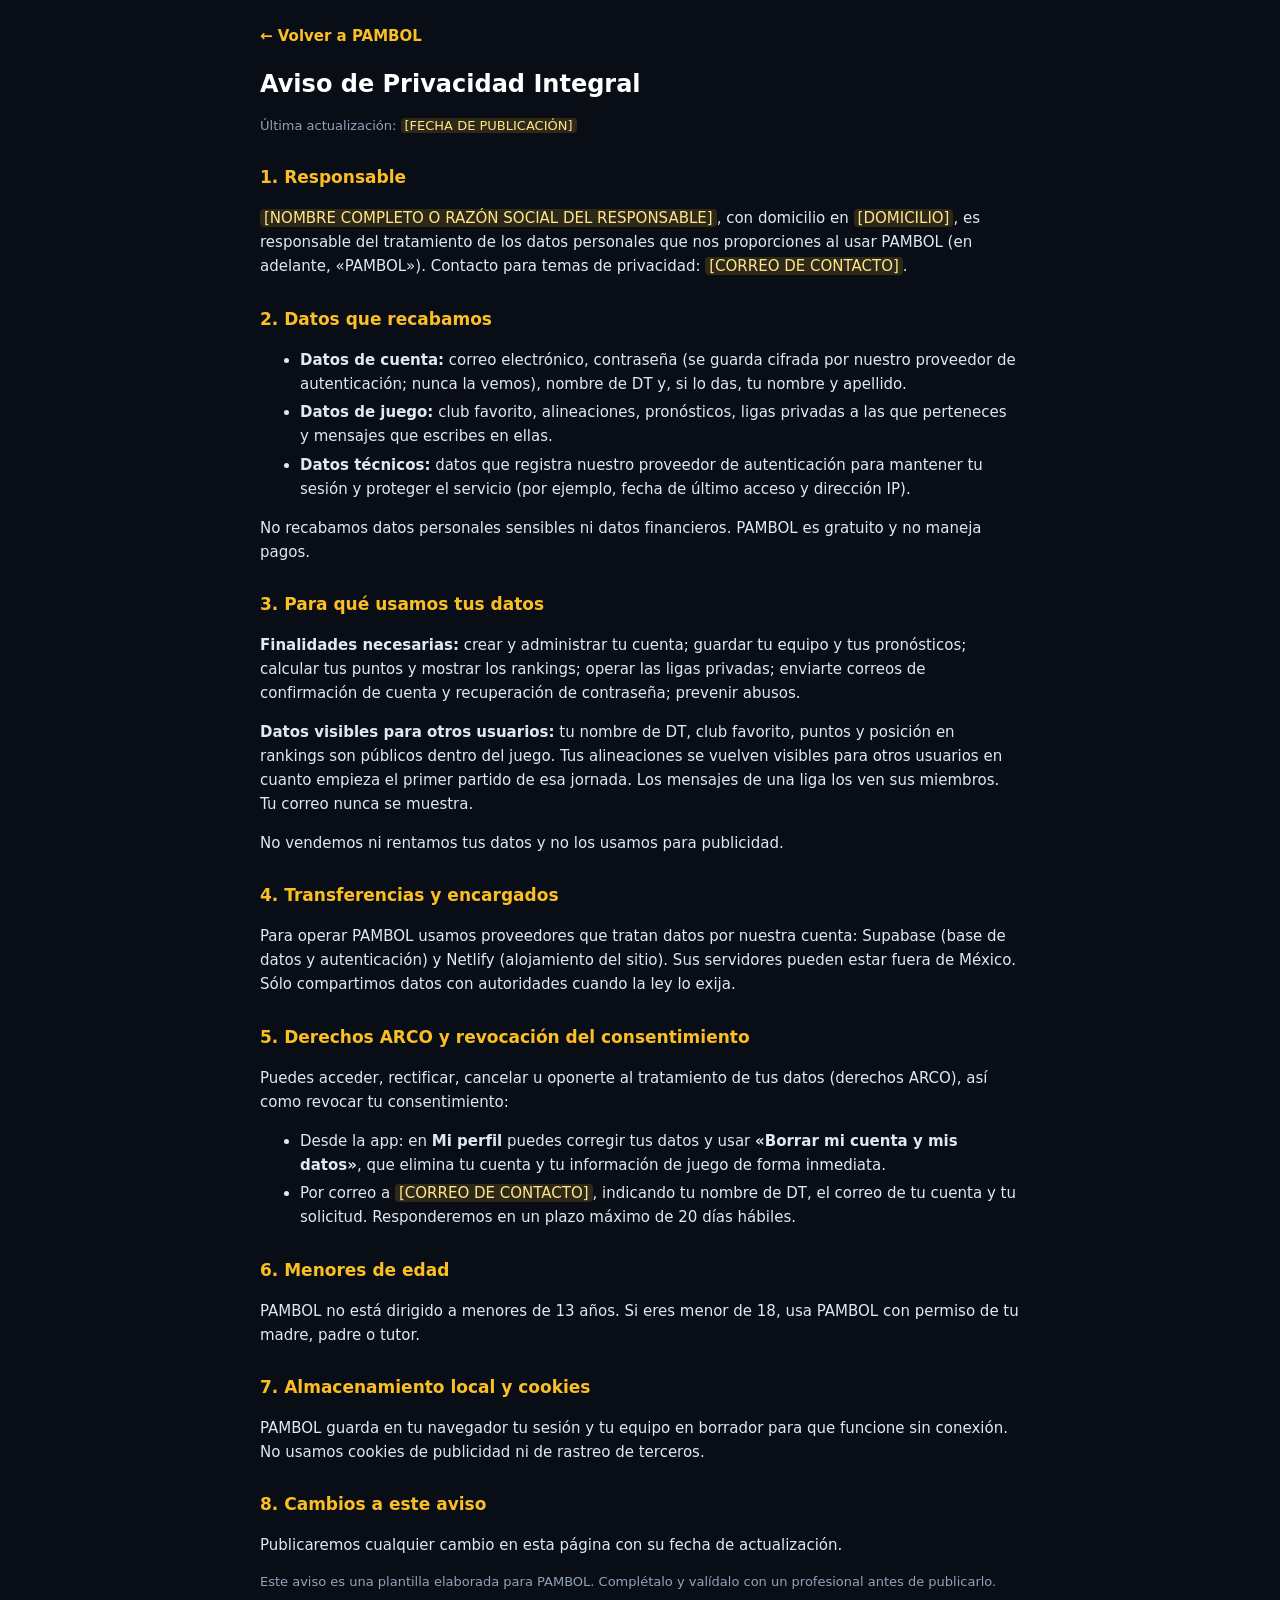
<file: privacidad.html>
<!DOCTYPE html>
<html lang="es"><head><meta charset="UTF-8"><meta name="viewport" content="width=device-width, initial-scale=1">
<title>PAMBOL · Aviso de Privacidad</title><link rel="stylesheet" href="css/legal.css"></head>
<body><main>
<a class="back" href="./">← Volver a PAMBOL</a>
<h1>Aviso de Privacidad Integral</h1>
<p class="muted">Última actualización: <span class="ph">[FECHA DE PUBLICACIÓN]</span></p>

<h2>1. Responsable</h2>
<p><span class="ph">[NOMBRE COMPLETO O RAZÓN SOCIAL DEL RESPONSABLE]</span>, con domicilio en <span class="ph">[DOMICILIO]</span>, es responsable del tratamiento de los datos personales que nos proporciones al usar PAMBOL (en adelante, «PAMBOL»). Contacto para temas de privacidad: <span class="ph">[CORREO DE CONTACTO]</span>.</p>

<h2>2. Datos que recabamos</h2>
<ul>
<li><b>Datos de cuenta:</b> correo electrónico, contraseña (se guarda cifrada por nuestro proveedor de autenticación; nunca la vemos), nombre de DT y, si lo das, tu nombre y apellido.</li>
<li><b>Datos de juego:</b> club favorito, alineaciones, pronósticos, ligas privadas a las que perteneces y mensajes que escribes en ellas.</li>
<li><b>Datos técnicos:</b> datos que registra nuestro proveedor de autenticación para mantener tu sesión y proteger el servicio (por ejemplo, fecha de último acceso y dirección IP).</li>
</ul>
<p>No recabamos datos personales sensibles ni datos financieros. PAMBOL es gratuito y no maneja pagos.</p>

<h2>3. Para qué usamos tus datos</h2>
<p><b>Finalidades necesarias:</b> crear y administrar tu cuenta; guardar tu equipo y tus pronósticos; calcular tus puntos y mostrar los rankings; operar las ligas privadas; enviarte correos de confirmación de cuenta y recuperación de contraseña; prevenir abusos.</p>
<p><b>Datos visibles para otros usuarios:</b> tu nombre de DT, club favorito, puntos y posición en rankings son públicos dentro del juego. Tus alineaciones se vuelven visibles para otros usuarios en cuanto empieza el primer partido de esa jornada. Los mensajes de una liga los ven sus miembros. Tu correo nunca se muestra.</p>
<p>No vendemos ni rentamos tus datos y no los usamos para publicidad.</p>

<h2>4. Transferencias y encargados</h2>
<p>Para operar PAMBOL usamos proveedores que tratan datos por nuestra cuenta: Supabase (base de datos y autenticación) y Netlify (alojamiento del sitio). Sus servidores pueden estar fuera de México. Sólo compartimos datos con autoridades cuando la ley lo exija.</p>

<h2>5. Derechos ARCO y revocación del consentimiento</h2>
<p>Puedes acceder, rectificar, cancelar u oponerte al tratamiento de tus datos (derechos ARCO), así como revocar tu consentimiento:</p>
<ul>
<li>Desde la app: en <b>Mi perfil</b> puedes corregir tus datos y usar <b>«Borrar mi cuenta y mis datos»</b>, que elimina tu cuenta y tu información de juego de forma inmediata.</li>
<li>Por correo a <span class="ph">[CORREO DE CONTACTO]</span>, indicando tu nombre de DT, el correo de tu cuenta y tu solicitud. Responderemos en un plazo máximo de 20 días hábiles.</li>
</ul>

<h2>6. Menores de edad</h2>
<p>PAMBOL no está dirigido a menores de 13 años. Si eres menor de 18, usa PAMBOL con permiso de tu madre, padre o tutor.</p>

<h2>7. Almacenamiento local y cookies</h2>
<p>PAMBOL guarda en tu navegador tu sesión y tu equipo en borrador para que funcione sin conexión. No usamos cookies de publicidad ni de rastreo de terceros.</p>

<h2>8. Cambios a este aviso</h2>
<p>Publicaremos cualquier cambio en esta página con su fecha de actualización.</p>
<p class="muted">Este aviso es una plantilla elaborada para PAMBOL. Complétalo y valídalo con un profesional antes de publicarlo.</p>
</main></body></html>
</file>
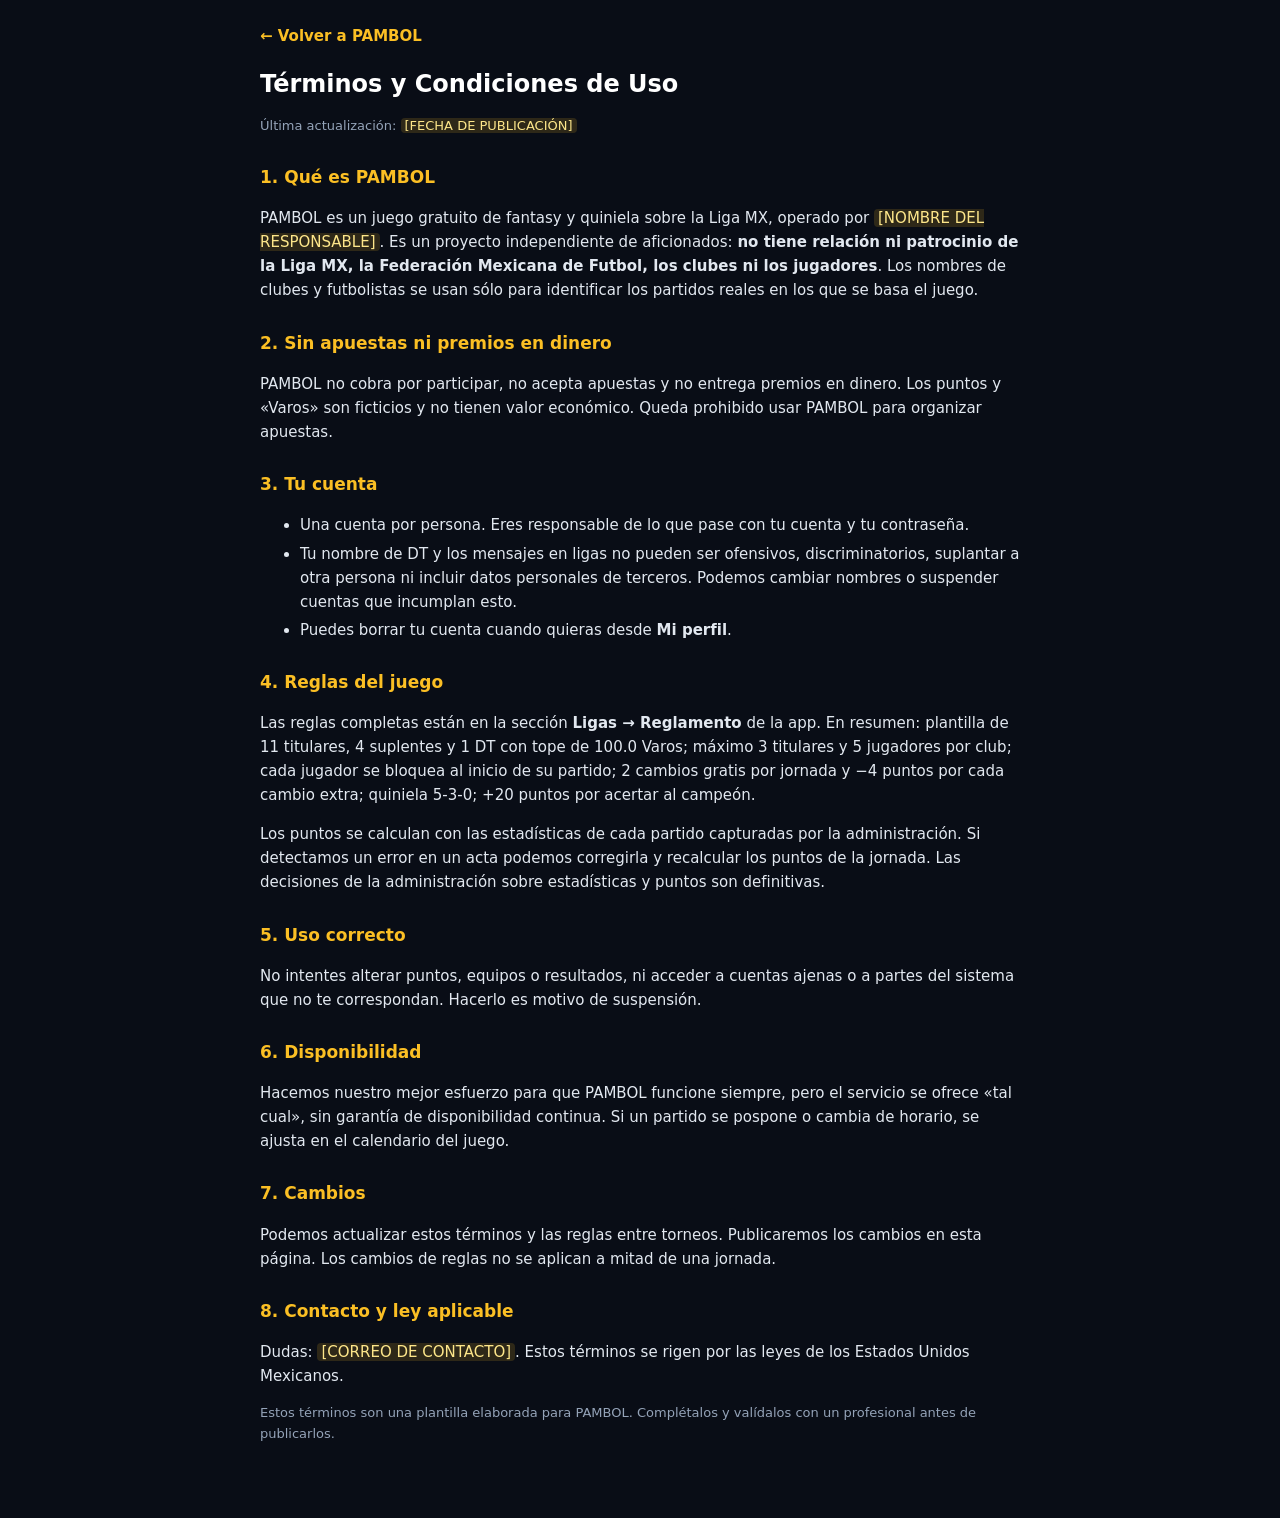
<file: terminos.html>
<!DOCTYPE html>
<html lang="es"><head><meta charset="UTF-8"><meta name="viewport" content="width=device-width, initial-scale=1">
<title>PAMBOL · Términos y Reglas</title><link rel="stylesheet" href="css/legal.css"></head>
<body><main>
<a class="back" href="./">← Volver a PAMBOL</a>
<h1>Términos y Condiciones de Uso</h1>
<p class="muted">Última actualización: <span class="ph">[FECHA DE PUBLICACIÓN]</span></p>

<h2>1. Qué es PAMBOL</h2>
<p>PAMBOL es un juego gratuito de fantasy y quiniela sobre la Liga MX, operado por <span class="ph">[NOMBRE DEL RESPONSABLE]</span>. Es un proyecto independiente de aficionados: <b>no tiene relación ni patrocinio de la Liga MX, la Federación Mexicana de Futbol, los clubes ni los jugadores</b>. Los nombres de clubes y futbolistas se usan sólo para identificar los partidos reales en los que se basa el juego.</p>

<h2>2. Sin apuestas ni premios en dinero</h2>
<p>PAMBOL no cobra por participar, no acepta apuestas y no entrega premios en dinero. Los puntos y «Varos» son ficticios y no tienen valor económico. Queda prohibido usar PAMBOL para organizar apuestas.</p>

<h2>3. Tu cuenta</h2>
<ul>
<li>Una cuenta por persona. Eres responsable de lo que pase con tu cuenta y tu contraseña.</li>
<li>Tu nombre de DT y los mensajes en ligas no pueden ser ofensivos, discriminatorios, suplantar a otra persona ni incluir datos personales de terceros. Podemos cambiar nombres o suspender cuentas que incumplan esto.</li>
<li>Puedes borrar tu cuenta cuando quieras desde <b>Mi perfil</b>.</li>
</ul>

<h2>4. Reglas del juego</h2>
<p>Las reglas completas están en la sección <b>Ligas → Reglamento</b> de la app. En resumen: plantilla de 11 titulares, 4 suplentes y 1 DT con tope de 100.0 Varos; máximo 3 titulares y 5 jugadores por club; cada jugador se bloquea al inicio de su partido; 2 cambios gratis por jornada y −4 puntos por cada cambio extra; quiniela 5-3-0; +20 puntos por acertar al campeón.</p>
<p>Los puntos se calculan con las estadísticas de cada partido capturadas por la administración. Si detectamos un error en un acta podemos corregirla y recalcular los puntos de la jornada. Las decisiones de la administración sobre estadísticas y puntos son definitivas.</p>

<h2>5. Uso correcto</h2>
<p>No intentes alterar puntos, equipos o resultados, ni acceder a cuentas ajenas o a partes del sistema que no te correspondan. Hacerlo es motivo de suspensión.</p>

<h2>6. Disponibilidad</h2>
<p>Hacemos nuestro mejor esfuerzo para que PAMBOL funcione siempre, pero el servicio se ofrece «tal cual», sin garantía de disponibilidad continua. Si un partido se pospone o cambia de horario, se ajusta en el calendario del juego.</p>

<h2>7. Cambios</h2>
<p>Podemos actualizar estos términos y las reglas entre torneos. Publicaremos los cambios en esta página. Los cambios de reglas no se aplican a mitad de una jornada.</p>

<h2>8. Contacto y ley aplicable</h2>
<p>Dudas: <span class="ph">[CORREO DE CONTACTO]</span>. Estos términos se rigen por las leyes de los Estados Unidos Mexicanos.</p>
<p class="muted">Estos términos son una plantilla elaborada para PAMBOL. Complétalos y valídalos con un profesional antes de publicarlos.</p>
</main></body></html>
</file>
<file: css/legal.css>
body{margin:0;background:#090d16;color:#e2e8f0;font-family:Inter,system-ui,sans-serif;line-height:1.6;font-size:15px}
main{max-width:760px;margin:0 auto;padding:24px 16px 60px}
h1{color:#fff;font-size:24px;margin:.2em 0}h2{color:#fbbf24;font-size:17px;margin-top:1.6em}
a{color:#fbbf24}.muted{color:#94a3b8;font-size:13px}.ph{background:rgba(251,191,36,.15);color:#fde68a;padding:0 4px;border-radius:4px}
.back{display:inline-block;margin-bottom:12px;font-weight:800;text-decoration:none}
li{margin:.3em 0}
</file>
